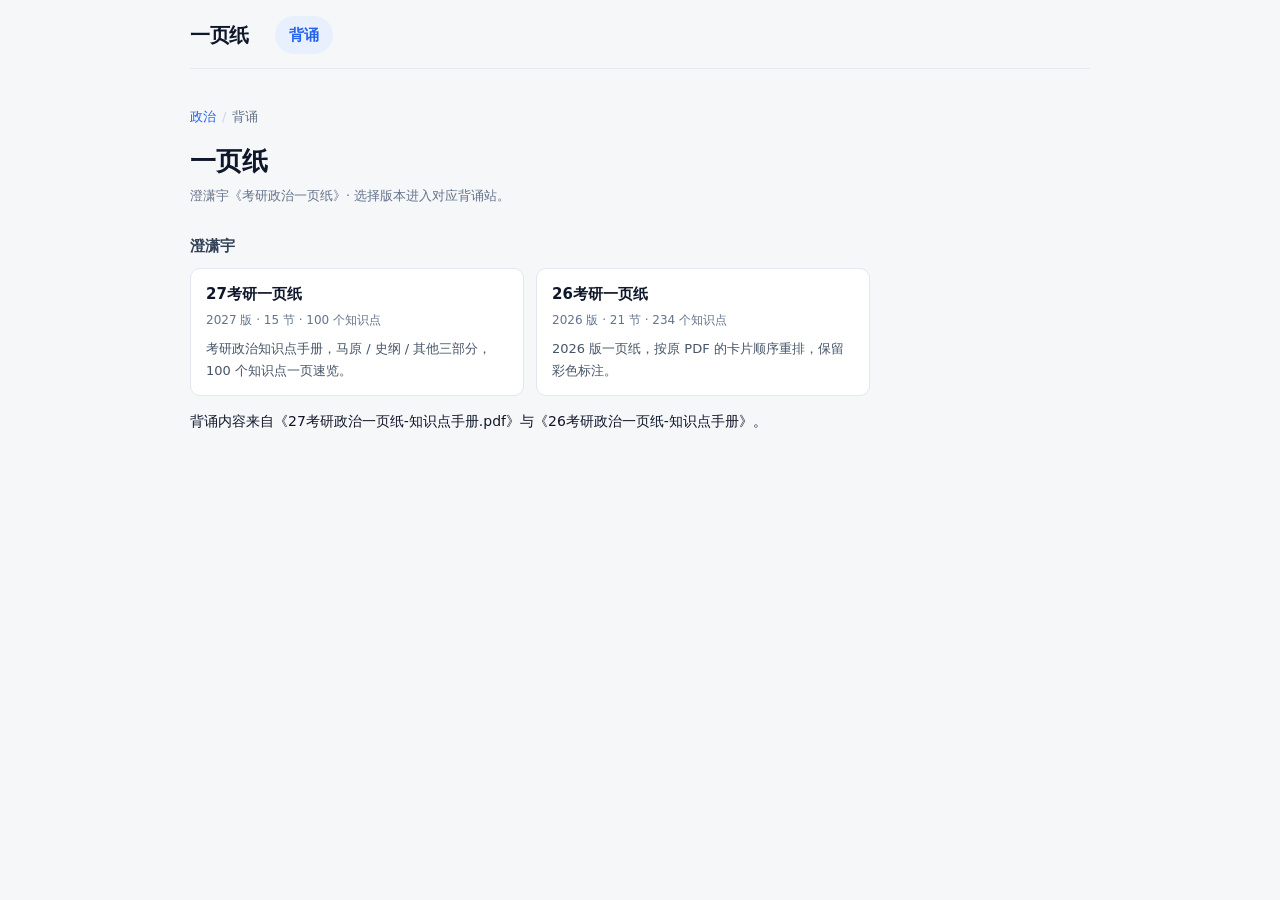
<file: index.html>
<!doctype html>
<html lang="zh-CN">
<head>
  <meta charset="utf-8">
  <meta name="viewport" content="width=device-width, initial-scale=1">
  <meta name="color-scheme" content="light">
  <meta name="theme-color" content="#f6f7f9">
  <meta name="description" content="澄潇宇《考研政治一页纸》27 版与 26 版本地背诵站总览">
  <link rel="icon" href="data:image/svg+xml,%3Csvg xmlns='http://www.w3.org/2000/svg' viewBox='0 0 32 32'%3E%3Cpath d='M7 3h12l6 6v20H7z' fill='%23ffffff' stroke='%23334155' stroke-width='2' stroke-linejoin='round'/%3E%3Cpath d='M19 3v6h6' fill='none' stroke='%23334155' stroke-width='2' stroke-linejoin='round'/%3E%3Cpath d='M11 15h10M11 19h10M11 23h6' stroke='%2394a3b8' stroke-width='2' stroke-linecap='round'/%3E%3C/svg%3E">
  <title>澄潇宇一页纸 · 27 / 26 版</title>
  <link rel="stylesheet" href="27/assets/css/main.css">
</head>
<body class="home-mode">
  <div class="app">
    <header class="topbar">
      <a class="brand" href="index.html">一页纸</a>
      <nav class="nav" aria-label="主导航">
        <a class="nav-trigger is-active" href="index.html">背诵</a>
      </nav>
      <span class="topbar-spacer"></span>
    </header>

    <main class="main">
      <div class="page">
        <div class="crumb">
          <a href="index.html">政治</a><span class="sep"> / </span><span>背诵</span>
        </div>

        <h1 class="page-title lg">一页纸</h1>
        <p class="page-sub">澄潇宇《考研政治一页纸》· 选择版本进入对应背诵站。</p>

        <h2 class="shelf-group">澄潇宇</h2>
        <div class="book-grid">
          <a class="book-card" data-book="chengxiaoyu-yiyezhi" href="27/index.html#/read/s01" aria-label="进入 27 考研一页纸">
            <h3 class="book-title">27考研一页纸</h3>
            <p class="book-meta">2027 版 · 15 节 · 100 个知识点</p>
            <p class="book-blurb">考研政治知识点手册，马原 / 史纲 / 其他三部分，100 个知识点一页速览。</p>
            <p class="book-progress" hidden></p>
          </a>
          <a class="book-card" data-book="chengxiaoyu-26yiyezhi" href="26/index.html#/read/s01" aria-label="进入 26 考研一页纸">
            <h3 class="book-title">26考研一页纸</h3>
            <p class="book-meta">2026 版 · 21 节 · 234 个知识点</p>
            <p class="book-blurb">2026 版一页纸，按原 PDF 的卡片顺序重排，保留彩色标注。</p>
            <p class="book-progress" hidden></p>
          </a>
        </div>

        <p class="foot">背诵内容来自《27考研政治一页纸-知识点手册.pdf》与《26考研政治一页纸-知识点手册》。</p>
      </div>
    </main>
  </div>
  <script>
    (function () {
      var cards = document.querySelectorAll(".book-card[data-book]");
      Array.prototype.forEach.call(cards, function (card) {
        var key = "yy_last_read:" + card.getAttribute("data-book");
        try {
          var last = JSON.parse(localStorage.getItem(key) || "null");
          if (!last || !last.id || !/^[a-z0-9-]+$/i.test(last.id)) return;
          card.href = card.getAttribute("href").split("#")[0] + "#/read/" + encodeURIComponent(last.id);
          var line = card.querySelector(".book-progress");
          if (line && last.title) {
            line.textContent = "上次读到：" + last.title;
            line.hidden = false;
          }
        } catch (e) {}
      });
    })();
  </script>
</body>
</html>
</file>
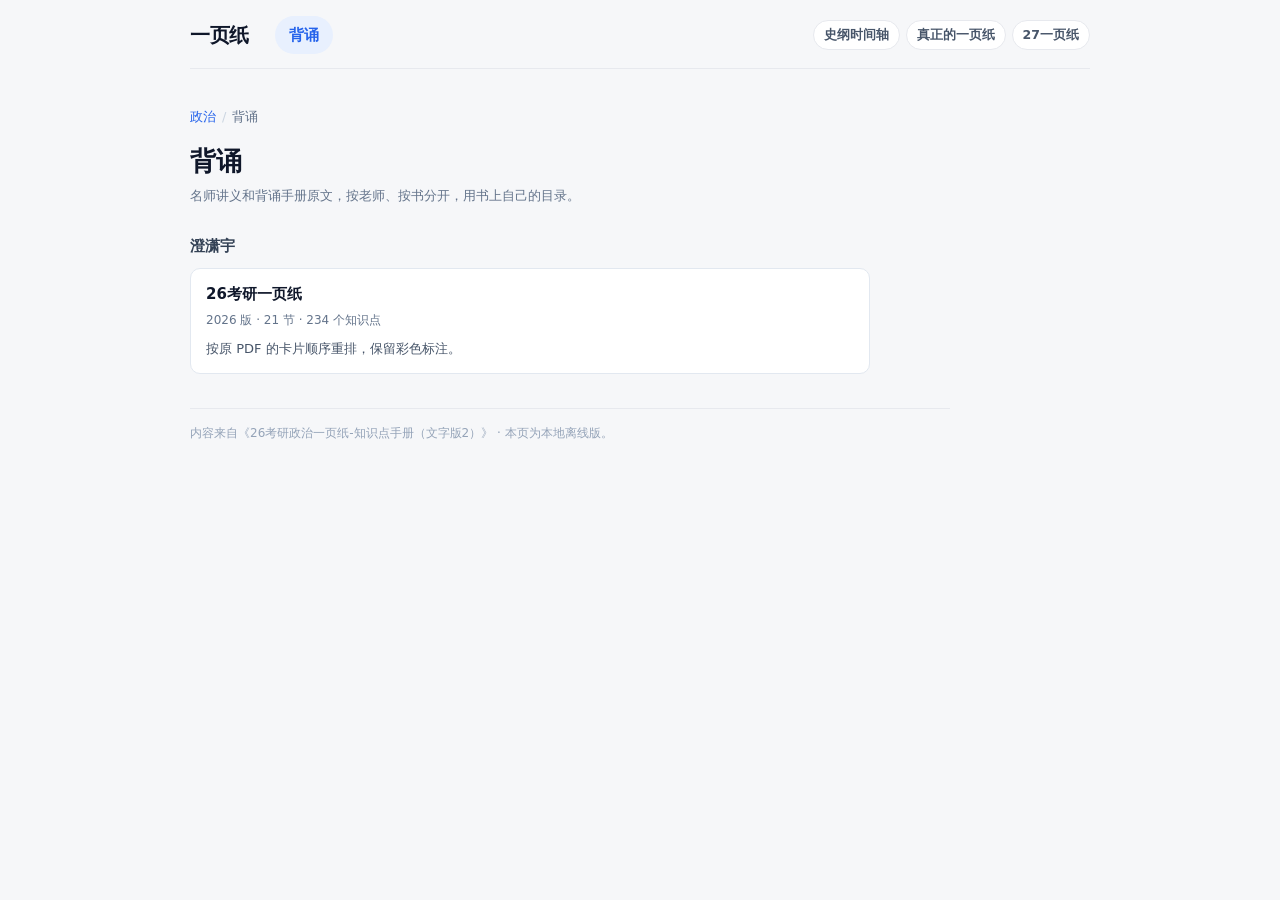
<file: 26/index.html>
<!doctype html>
<html lang="zh-CN">
<head>
  <meta charset="utf-8">
  <meta name="viewport" content="width=device-width, initial-scale=1">
  <meta name="color-scheme" content="light">
  <meta name="theme-color" content="#f6f7f9">
  <meta name="description" content="澄潇宇《26考研一页纸》离线背诵版">
  <link rel="icon" href="data:image/svg+xml,%3Csvg xmlns='http://www.w3.org/2000/svg' viewBox='0 0 32 32'%3E%3Cpath d='M7 3h12l6 6v20H7z' fill='%23ffffff' stroke='%23334155' stroke-width='2' stroke-linejoin='round'/%3E%3Cpath d='M19 3v6h6' fill='none' stroke='%23334155' stroke-width='2' stroke-linejoin='round'/%3E%3Cpath d='M11 15h10M11 19h10M11 23h6' stroke='%2394a3b8' stroke-width='2' stroke-linecap='round'/%3E%3C/svg%3E">
  <title>澄潇宇《26考研一页纸》· 背诵</title>
  <link rel="stylesheet" href="assets/css/main.css">
</head>
<body>
  <div class="app">
    <header class="topbar">
      <a class="brand" href="../index.html">一页纸</a>
      <nav class="nav" aria-label="主导航">
        <a class="nav-trigger is-active" href="#/">背诵</a>
      </nav>
      <span class="topbar-spacer"></span>
      <div id="top-links" class="top-links" aria-label="其他工具"></div>
    </header>
    <main id="app" class="main" aria-live="polite"></main>
  </div>

  <aside id="side-toc" class="side-toc" hidden aria-label="快速目录"></aside>
  <div id="toc-overlay" class="toc-overlay" hidden></div>
  <button id="toc-toggle" class="toc-toggle" type="button" aria-controls="side-toc" aria-expanded="false">目录</button>

  <div id="lightbox" class="lightbox" hidden>
    <button class="lightbox-close" type="button" aria-label="关闭">×</button>
    <img id="lightbox-img" alt="">
  </div>

  <div id="toast" class="toast" role="status" aria-live="polite" hidden></div>

  <script src="assets/js/config.js"></script>
  <script src="content/data.js"></script>
  <script src="assets/js/app.js"></script>
</body>
</html>
</file>
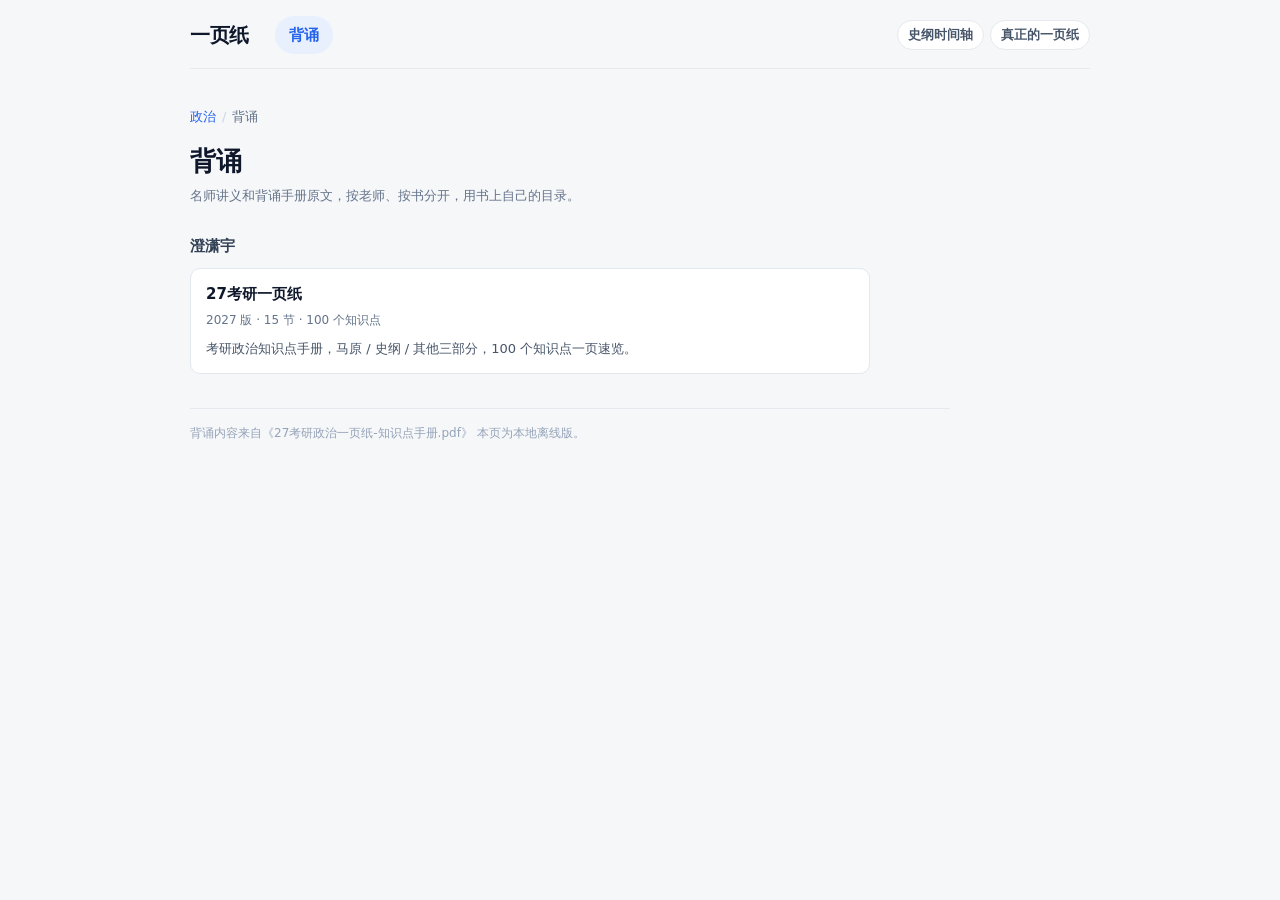
<file: 27/index.html>
<!doctype html>
<html lang="zh-CN">
<head>
  <meta charset="utf-8">
  <meta name="viewport" content="width=device-width, initial-scale=1">
  <meta name="color-scheme" content="light">
  <meta name="theme-color" content="#f6f7f9">
  <meta name="description" content="澄潇宇《27考研一页纸》离线背诵版">
  <link rel="icon" href="data:image/svg+xml,%3Csvg xmlns='http://www.w3.org/2000/svg' viewBox='0 0 32 32'%3E%3Cpath d='M7 3h12l6 6v20H7z' fill='%23ffffff' stroke='%23334155' stroke-width='2' stroke-linejoin='round'/%3E%3Cpath d='M19 3v6h6' fill='none' stroke='%23334155' stroke-width='2' stroke-linejoin='round'/%3E%3Cpath d='M11 15h10M11 19h10M11 23h6' stroke='%2394a3b8' stroke-width='2' stroke-linecap='round'/%3E%3C/svg%3E">
  <title>澄潇宇《27考研一页纸》· 背诵</title>
  <link rel="stylesheet" href="assets/css/main.css">
</head>
<body>
  <div class="app">
    <header class="topbar">
      <a class="brand" href="../index.html">一页纸</a>
      <nav class="nav" aria-label="主导航">
        <a class="nav-trigger is-active" href="#/">背诵</a>
      </nav>
      <span class="topbar-spacer"></span>
      <div id="top-links" class="top-links" aria-label="其他工具"></div>
    </header>
    <main id="app" class="main" aria-live="polite"></main>
  </div>

  <aside id="side-toc" class="side-toc" hidden aria-label="快速目录"></aside>
  <div id="toc-overlay" class="toc-overlay" hidden></div>
  <button id="toc-toggle" class="toc-toggle" type="button" aria-controls="side-toc" aria-expanded="false">目录</button>

  <div id="lightbox" class="lightbox" hidden>
    <button class="lightbox-close" type="button" aria-label="关闭">×</button>
    <img id="lightbox-img" alt="">
  </div>

  <div id="toast" class="toast" role="status" aria-live="polite" hidden></div>

  <script src="assets/js/config.js"></script>
  <script src="content/data.js"></script>
  <script src="assets/js/app.js"></script>
</body>
</html>
</file>
<file: 27/assets/css/main.css>
/* SPDX-License-Identifier: MIT */
:root {
  --bg: #f6f7f9;
  --paper: #ffffff;
  --ink: #0f172a;
  --ink-2: #1e293b;
  --muted: #64748b;
  --line: #e7e9ee;
  --line-soft: #eef1f5;
  --accent: #2563eb;
  --red: #b91c1c;
  --green: #15803d;
  --font: -apple-system, "Segoe UI", "Microsoft YaHei", system-ui, sans-serif;
}

* { box-sizing: border-box; }

html { scroll-behavior: smooth; }

body {
  margin: 0;
  background: var(--bg);
  color: var(--ink);
  font: 14px/1.6 var(--font);
  -webkit-font-smoothing: antialiased;
  text-rendering: optimizeLegibility;
}

a { color: var(--accent); }

button { font-family: inherit; }

.app {
  max-width: 956px;
  margin: 0 auto;
  padding: 0 28px 60px;
}

/* ---------- topbar ---------- */

.topbar {
  display: flex;
  align-items: center;
  gap: 10px 22px;
  flex-wrap: wrap;
  padding: 16px 0 14px;
  border-bottom: 1px solid var(--line);
  margin-bottom: 22px;
  position: sticky;
  top: 0;
  background: var(--bg);
  z-index: 10;
}

.brand {
  display: flex;
  align-items: center;
  gap: 2px;
  font-size: 20px;
  font-weight: 800;
  letter-spacing: -0.3px;
  color: var(--ink);
  text-decoration: none;
}

.brand-dot {
  color: #94a3b8;
  font-weight: 600;
  margin: 0 1px;
}

.brand-sub {
  font-size: 15px;
  font-weight: 700;
  color: #334155;
}

.nav {
  display: flex;
  gap: 8px;
  margin-left: 4px;
}

.nav-trigger {
  font-size: 15px;
  font-weight: 600;
  color: #6b7280;
  text-decoration: none;
  padding: 7px 14px;
  border-radius: 999px;
  transition: background-color 0.15s, color 0.15s;
}

.nav-trigger:hover { color: #1f2937; }

.nav-trigger.is-active {
  background: #e8f0fe;
  color: var(--accent);
}

.topbar-spacer { flex: 1; }

/* ---------- shared ---------- */

.main { padding: 16px 0 64px; }

.page { max-width: 900px; margin: 0 auto; }

.crumb {
  display: flex;
  flex-wrap: wrap;
  align-items: center;
  gap: 6px;
  font-size: 13px;
  color: var(--muted);
  margin: 0 0 16px;
}

.crumb a {
  color: var(--accent);
  text-decoration: none;
}

.crumb a:hover { text-decoration: underline; }

.crumb .sep { color: #cbd5e1; }

.page-title {
  margin: 0 0 6px;
  font-size: 24px;
  line-height: 1.35;
  font-weight: 700;
  letter-spacing: -0.2px;
  color: var(--ink);
}

.page-title.lg { font-size: 26px; }

.page-sub {
  margin: 0;
  font-size: 13px;
  line-height: 1.75;
  color: var(--muted);
}

.page-sub .dot { margin: 0 6px; color: #cbd5e1; }

.site-foot {
  max-width: 760px;
  margin: 34px 0 0;
  padding-top: 14px;
  border-top: 1px solid var(--line);
  font-size: 12px;
  line-height: 1.8;
  color: #94a3b8;
}

/* ---------- shelf ---------- */

.shelf-group {
  margin: 26px 0 10px;
  font-size: 15px;
  font-weight: 700;
  color: #334155;
}

.book-grid {
  display: grid;
  grid-template-columns: repeat(auto-fit, minmax(260px, 1fr));
  gap: 12px;
  max-width: 680px;
}

.book-card {
  display: block;
  background: var(--paper);
  border: 1px solid #e2e8f0;
  border-radius: 10px;
  padding: 13px 15px;
  text-decoration: none;
  color: inherit;
  transition: border-color 0.15s, box-shadow 0.15s;
}

.book-card:hover {
  border-color: #bfdbfe;
  box-shadow: 0 2px 10px rgba(15, 23, 42, 0.045);
}

.book-title {
  margin: 0 0 5px;
  font-size: 15px;
  font-weight: 700;
  color: var(--ink);
}

.book-meta {
  margin: 0 0 8px;
  font-size: 12px;
  color: var(--muted);
}

.book-blurb {
  margin: 0;
  font-size: 13px;
  line-height: 1.7;
  color: #475569;
}

.book-last {
  margin-top: 10px;
  font-size: 12px;
  font-weight: 600;
  color: var(--green);
}

/* ---------- book / toc ---------- */

.resume {
  display: grid;
  grid-template-columns: 1fr auto;
  gap: 3px 12px;
  align-items: center;
  margin: 18px 0 4px;
  padding: 12px 15px;
  border: 1px solid #bfdbfe;
  border-radius: 10px;
  background: #eff6ff;
  color: var(--ink);
  text-decoration: none;
  transition: border-color 0.15s;
}

.resume:hover { border-color: var(--accent); }

.resume-title {
  font-size: 14px;
  font-weight: 600;
  overflow: hidden;
  text-overflow: ellipsis;
  white-space: nowrap;
}

.resume-meta {
  font-size: 12px;
  color: var(--muted);
}

.resume-go {
  grid-row: 1 / 3;
  grid-column: 2;
  font-size: 13px;
  font-weight: 600;
  color: var(--accent);
  white-space: nowrap;
}

.toc { margin-top: 8px; }

.toc-part {
  display: flex;
  align-items: center;
  gap: 8px;
  margin: 26px 0 2px;
  padding-bottom: 7px;
  border-bottom: 1px solid #e2e8f0;
  font-size: 15px;
  font-weight: 700;
  color: #334155;
}

.toc-part::before {
  content: "";
  width: 3px;
  height: 14px;
  border-radius: 2px;
  background: var(--part, #94a3b8);
}

.toc-row {
  display: flex;
  justify-content: space-between;
  align-items: baseline;
  gap: 16px;
  padding: 11px 2px;
  border-bottom: 1px solid var(--line-soft);
  text-decoration: none;
  color: var(--ink-2);
}

.toc-row:hover { color: var(--accent); }

.toc-name { font-size: 14px; line-height: 1.5; }

.toc-page {
  flex: none;
  font-size: 12px;
  color: #94a3b8;
}

/* ---------- reader ---------- */

.reader-head { max-width: 840px; }

.reader-title {
  margin: 0 0 5px;
  font-size: 24px;
  line-height: 1.35;
  font-weight: 700;
  letter-spacing: -0.2px;
}

.kpoints {
  max-width: 840px;
  margin: 16px 0 0;
  border: 1px solid var(--line);
  border-radius: 10px;
  background: var(--paper);
}

.kpoints summary {
  padding: 10px 14px;
  cursor: pointer;
  list-style: none;
  font-size: 13px;
  font-weight: 600;
  color: var(--muted);
  user-select: none;
}

.kpoints summary::-webkit-details-marker { display: none; }

.kpoints summary::after {
  content: "▾";
  float: right;
  font-size: 11px;
  color: #94a3b8;
  transition: transform 0.15s;
}

.kpoints[open] summary::after { transform: rotate(180deg); }

.kpoints-list {
  display: grid;
  grid-template-columns: repeat(2, minmax(0, 1fr));
  gap: 1px 18px;
  margin: 0;
  padding: 2px 14px 13px;
  list-style: none;
}

.kpoints-list button {
  appearance: none;
  display: block;
  width: 100%;
  padding: 5px 0;
  border: 0;
  background: none;
  text-align: left;
  font-size: 13px;
  line-height: 1.55;
  color: #334155;
  cursor: pointer;
  border-radius: 4px;
}

.kpoints-list button:hover { color: var(--accent); }

.kpoints-list .no {
  margin-right: 6px;
  font-size: 11px;
  color: #94a3b8;
  font-variant-numeric: tabular-nums;
}

.klist {
  display: flex;
  flex-direction: column;
  gap: 16px;
  max-width: 840px;
  margin-top: 18px;
}

.kcard {
  background: var(--paper);
  border: 1px solid var(--kc-border, #e2e8f0);
  border-radius: 12px;
  overflow: hidden;
  scroll-margin-top: 88px;
  transition: border-color 0.2s, box-shadow 0.2s;
}

.kcard.is-target {
  border-color: var(--accent);
  box-shadow: 0 0 0 3px rgba(37, 99, 235, 0.12);
}

.kcard-head {
  position: relative;
  padding: 11px 64px 10px 17px;
  background: var(--kc-tint, #f8fafc);
  border-bottom: 1px solid var(--kc-border, #e2e8f0);
}

.kcard-loc {
  position: absolute;
  top: 9px;
  right: 11px;
  padding: 2px 7px;
  border: 1px solid transparent;
  border-radius: 5px;
  background: transparent;
  color: var(--muted);
  font: inherit;
  font-size: 11px;
  line-height: 1.6;
  cursor: pointer;
  opacity: 0.5;
}

.kcard-loc:hover,
.kcard-loc:focus-visible {
  opacity: 1;
  border-color: var(--line);
  background: #fff;
  outline: none;
}

.kcard-loc:focus-visible {
  box-shadow: 0 0 0 2px rgba(37, 99, 235, 0.25);
}

.kcard-no {
  display: block;
  margin-bottom: 3px;
  font-size: 11.5px;
  font-weight: 600;
  letter-spacing: 0.02em;
  color: var(--kc-accent, var(--muted));
  opacity: 0.92;
}

.kcard-title {
  display: flex;
  align-items: center;
  flex-wrap: wrap;
  gap: 3px;
  margin: 0;
  font-size: 16px;
  line-height: 1.55;
  font-weight: 700;
  color: var(--ink);
}

.kcard-body {
  padding: 13px 17px 15px;
}

.kl {
  margin: 0;
  font-size: 15.5px;
  line-height: 1.92;
  color: var(--ink-2);
  overflow-wrap: anywhere;
}

.kl + .kl { margin-top: 1px; }

.kl.g { margin-top: 11px; }

.kl.i1 { padding-left: 1.15em; }

.kl.i2 {
  padding-left: 2.3em;
  text-indent: -1.15em;
}

.c-b { color: #0284c7; }
.c-n { color: #1d4ed8; }
.c-r { color: #dc2626; }
.c-o { color: #c2410c; }
.c-g { color: #15803d; }
.c-p { color: #7c3aed; }
.c-d { color: #475569; }
.c-m { color: #94a3b8; }
.c-k { color: var(--ink); }

.emo {
  display: inline-block;
  width: 1.03em;
  height: 1.03em;
  margin-right: 0.1em;
  vertical-align: -0.13em;
  object-fit: contain;
}

.emo:last-child { margin-right: 0; }

.kcard-fig {
  display: block;
  width: 100%;
  margin: 13px 0 2px;
  border: 1px solid var(--kc-border, #e2e8f0);
  border-radius: 8px;
  background: #fff;
  cursor: zoom-in;
}

.kcard-figcap {
  margin-top: 6px;
  font-size: 12px;
  color: #94a3b8;
  text-align: center;
}

.rd-nav {
  display: flex;
  justify-content: space-between;
  gap: 20px;
  max-width: 840px;
  margin: 28px 0 0;
  padding-top: 14px;
  border-top: 1px solid var(--line);
}

.rd-nav a {
  max-width: 48%;
  color: var(--accent);
  text-decoration: none;
  font-size: 13.5px;
  line-height: 1.6;
}

.rd-nav a:hover { text-decoration: underline; }

.rd-nav .next {
  margin-left: auto;
  text-align: right;
}

.rd-nav .dir {
  display: block;
  font-size: 12px;
  color: #94a3b8;
  margin-bottom: 1px;
}

/* ---------- lightbox ---------- */

.lightbox {
  position: fixed;
  inset: 0;
  z-index: 50;
  display: flex;
  align-items: center;
  justify-content: center;
  padding: 28px;
  background: rgba(15, 23, 42, 0.84);
  cursor: zoom-out;
}

.lightbox[hidden] { display: none; }

.lightbox img {
  max-width: min(96vw, 1800px);
  max-height: 88vh;
  border-radius: 10px;
  background: #fff;
  box-shadow: 0 20px 60px rgba(0, 0, 0, 0.4);
}

.lightbox-close {
  position: absolute;
  top: 16px;
  right: 20px;
  width: 36px;
  height: 36px;
  border: 0;
  border-radius: 50%;
  background: rgba(255, 255, 255, 0.14);
  color: #fff;
  font-size: 22px;
  line-height: 1;
  cursor: pointer;
}

.lightbox-close:hover { background: rgba(255, 255, 255, 0.24); }

/* ---------- focus / motion ---------- */

a:focus-visible,
button:focus-visible,
summary:focus-visible {
  outline: 2px solid var(--accent);
  outline-offset: 2px;
}

@media (prefers-reduced-motion: reduce) {
  html { scroll-behavior: auto; }
  * { transition: none !important; }
}

/* ---------- mobile ---------- */

@media (max-width: 700px) {
  .app { padding: 0 16px 44px; }

  .topbar {
    gap: 8px 12px;
    padding: 12px 0 11px;
    margin-bottom: 16px;
  }

  .brand { font-size: 18px; }
  .brand-sub { font-size: 14px; }
  .nav-trigger { font-size: 14px; padding: 6px 11px; }

  .main { padding: 8px 0 44px; }

  .page-title { font-size: 22px; }
  .page-title.lg { font-size: 24px; }
  .reader-title { font-size: 21px; }

  .book-grid { max-width: none; }

  .kcard-head { padding: 10px 13px 9px; }
  .kcard-body { padding: 11px 13px 13px; }
  .kcard-title { font-size: 15.5px; }

  .kl { font-size: 15px; line-height: 1.9; }

  .kpoints-list { grid-template-columns: 1fr; gap: 0; }

  .rd-nav { gap: 12px; }
  .rd-nav a { max-width: 47%; font-size: 13px; }

  .kcard-fig { margin-top: 11px; }
}

/* ---------- 顶栏外链 ---------- */

.top-links {
  display: none;
  align-items: center;
  gap: 6px;
}

.top-links[hidden] { display: none; }

body.home-mode .top-links { display: flex; }

@media (max-width: 1320px) {
  .reader-head, .kpoints, .klist, .rd-nav { max-width: 800px; }
}
@media (max-width: 1240px) {
  .reader-head, .kpoints, .klist, .rd-nav { max-width: 760px; }
}

.ext-link {
  display: inline-flex;
  align-items: center;
  padding: 5px 10px;
  border: 1px solid var(--line);
  border-radius: 999px;
  background: var(--paper);
  color: #475569;
  font-size: 12.5px;
  font-weight: 600;
  line-height: 1.4;
  text-decoration: none;
  white-space: nowrap;
  transition: border-color 0.15s, color 0.15s;
}

.ext-link:hover {
  border-color: #cbd5e1;
  color: #1f2937;
}

.ext-link .short { display: none; }

/* ---------- 右侧目录 / 抽屉 ---------- */

.side-toc {
  position: fixed;
  top: 0;
  right: 0;
  bottom: 0;
  z-index: 61;
  width: min(330px, 88vw);
  padding: 18px 16px 20px;
  background: var(--paper);
  border-left: 1px solid var(--line);
  box-shadow: -12px 0 32px rgba(15, 23, 42, 0.12);
  overflow-y: auto;
  transform: translateX(102%);
  visibility: hidden;
  transition: transform 0.22s ease, visibility 0.22s;
}

.side-toc.is-open {
  transform: none;
  visibility: visible;
}

.side-toc[hidden] { display: none; }

.side-head {
  display: flex;
  align-items: center;
  gap: 8px;
  padding: 0 0 10px;
  border-bottom: 1px solid var(--line-soft);
}

.side-title {
  font-size: 13px;
  font-weight: 700;
  color: #334155;
}

.side-count {
  margin-left: auto;
  font-size: 11px;
  color: #94a3b8;
  font-variant-numeric: tabular-nums;
}

.side-close {
  display: inline-grid;
  place-items: center;
  width: 28px;
  height: 28px;
  margin-left: 2px;
  border: 0;
  border-radius: 50%;
  background: #f1f5f9;
  color: #64748b;
  font-size: 18px;
  line-height: 1;
  cursor: pointer;
}

.side-close:hover { background: #e2e8f0; color: #1e293b; }

.side-part {
  display: flex;
  align-items: center;
  gap: 7px;
  margin: 16px 0 4px;
  font-size: 12.5px;
  font-weight: 700;
  color: var(--part, var(--ink-2));
}

.side-part::before {
  content: "";
  width: 3px;
  height: 12px;
  border-radius: 2px;
  background: var(--part, var(--accent));
}

.side-sec {
  display: flex;
  align-items: center;
  justify-content: space-between;
  gap: 8px;
  padding: 5px 8px;
  margin: 1px 0;
  border-radius: 6px;
  color: #334155;
  font-size: 13px;
  line-height: 1.45;
  text-decoration: none;
  transition: background-color 0.12s, color 0.12s;
}

.side-sec:hover {
  background: #f1f5f9;
  color: #1e293b;
}

.side-sec.is-active {
  background: linear-gradient(90deg, #e8f0fe 0%, rgba(232, 240, 254, 0) 100%);
  color: #1d4ed8;
  font-weight: 600;
  box-shadow: inset 2px 0 0 var(--accent);
}

.side-page {
  flex: none;
  font-size: 11px;
  color: #94a3b8;
  font-variant-numeric: tabular-nums;
}

.side-sec.is-active .side-page { color: #3b82f6; }

.side-foot {
  margin-top: 14px;
  padding-top: 10px;
  border-top: 1px dashed var(--line);
  font-size: 11px;
  color: #94a3b8;
}

.toc-overlay {
  position: fixed;
  inset: 0;
  z-index: 60;
  background: rgba(15, 23, 42, 0.32);
}

.toc-overlay[hidden] { display: none; }

.toc-toggle {
  position: fixed;
  right: 18px;
  bottom: 18px;
  z-index: 40;
  display: none;
  align-items: center;
  gap: 6px;
  padding: 9px 14px;
  border: 1px solid var(--line);
  border-radius: 999px;
  background: var(--paper);
  color: #334155;
  font-size: 13px;
  font-weight: 600;
  line-height: 1.4;
  box-shadow: 0 6px 18px rgba(15, 23, 42, 0.12);
  cursor: pointer;
}

.toc-toggle:hover { border-color: #cbd5e1; }

/* ---------- 宽屏固定目录 ---------- */

@media (min-width: 1090px) {
  .side-toc {
    top: 92px;
    right: max(16px, calc(50vw - 640px));
    bottom: auto;
    width: 210px;
    max-height: calc(100vh - 120px);
    padding: 0 0 0 16px;
    background: transparent;
    border-left: 1px solid var(--line);
    box-shadow: none;
    transform: none;
    visibility: visible;
    z-index: 5;
  }

  .side-head {
    padding: 0 8px 2px;
    border-bottom: 0;
  }

  .side-close { display: none; }
  .toc-toggle { display: none; }
  .toc-overlay { display: none; }
}

@media (max-width: 1089px) {
  body.reader-mode .toc-toggle { display: inline-flex; }
}

@media (max-width: 700px) {
  .topbar { gap: 6px; }
  .nav-trigger { padding: 5px 6px; font-size: 13.5px; }
  .top-links { gap: 4px; }
  .ext-link { padding: 4px 5px; font-size: 11.5px; }
  .ext-link .long { display: none; }
  .ext-link .short { display: inline; }

  .hide-m,
  .hide-m + .sep { display: none; }

  body.reader-mode .main { padding-bottom: 92px; }

  .side-toc { width: min(330px, 88vw); padding: 16px 14px 20px; }
  .side-sec { padding: 6px 8px; }
}

/* 复制源文件位置后的小提示 */
.toast {
  position: fixed;
  left: 50%;
  bottom: 26px;
  z-index: 90;
  max-width: min(560px, calc(100vw - 32px));
  padding: 9px 14px;
  border-radius: 8px;
  background: #0f172a;
  color: #f8fafc;
  font-size: 12.5px;
  line-height: 1.6;
  box-shadow: 0 8px 24px rgba(15, 23, 42, 0.24);
  transform: translate(-50%, 8px);
  opacity: 0;
  pointer-events: none;
  transition: opacity 0.18s ease, transform 0.18s ease;
}

.toast.is-show {
  opacity: 1;
  transform: translate(-50%, 0);
}

.book-progress {
  margin: 8px 0 0;
  color: #15803d;
  font-size: 12.5px;
}

/* ---------- 目录内考点 ---------- */

.side-sec-row {
  display: flex;
  align-items: center;
  gap: 2px;
}

.side-sec-row .side-sec {
  flex: 1;
  min-width: 0;
}

.side-expand {
  flex: none;
  width: 20px;
  height: 24px;
  padding: 0;
  border: 0;
  border-radius: 5px;
  background: transparent;
  color: #94a3b8;
  font: inherit;
  font-size: 11px;
  line-height: 1;
  cursor: pointer;
}

.side-expand:hover {
  background: #eef2f7;
  color: #334155;
}

.side-points {
  display: none;
  margin: 0 0 5px 8px;
  padding: 1px 0 1px 8px;
  border-left: 1px solid #e2e8f0;
}

.side-points.is-open {
  display: block;
}

.side-point {
  display: flex;
  align-items: flex-start;
  gap: 6px;
  width: 100%;
  padding: 3px 5px;
  border: 0;
  border-radius: 5px;
  background: transparent;
  color: #475569;
  font: inherit;
  font-size: 11.5px;
  line-height: 1.45;
  text-align: left;
  cursor: pointer;
}

.side-point:hover {
  background: #f1f5f9;
  color: #1e293b;
}

.side-point-no {
  flex: none;
  padding-top: 1px;
  color: #94a3b8;
  font-size: 9.5px;
  font-variant-numeric: tabular-nums;
}

.side-point-name {
  min-width: 0;
}
</file>
<file: 26/assets/css/main.css>
/* SPDX-License-Identifier: MIT */
:root {
  --bg: #f6f7f9;
  --paper: #ffffff;
  --ink: #0f172a;
  --ink-2: #1e293b;
  --muted: #64748b;
  --line: #e7e9ee;
  --line-soft: #eef1f5;
  --accent: #2563eb;
  --red: #b91c1c;
  --green: #15803d;
  --font: -apple-system, "Segoe UI", "Microsoft YaHei", system-ui, sans-serif;
}

* { box-sizing: border-box; }

html { scroll-behavior: smooth; }

body {
  margin: 0;
  background: var(--bg);
  color: var(--ink);
  font: 14px/1.6 var(--font);
  -webkit-font-smoothing: antialiased;
  text-rendering: optimizeLegibility;
}

a { color: var(--accent); }

button { font-family: inherit; }

.app {
  max-width: 956px;
  margin: 0 auto;
  padding: 0 28px 60px;
}

/* ---------- topbar ---------- */

.topbar {
  display: flex;
  align-items: center;
  gap: 10px 22px;
  flex-wrap: wrap;
  padding: 16px 0 14px;
  border-bottom: 1px solid var(--line);
  margin-bottom: 22px;
  position: sticky;
  top: 0;
  background: var(--bg);
  z-index: 10;
}

.brand {
  display: flex;
  align-items: center;
  gap: 2px;
  font-size: 20px;
  font-weight: 800;
  letter-spacing: -0.3px;
  color: var(--ink);
  text-decoration: none;
}

.brand-dot {
  color: #94a3b8;
  font-weight: 600;
  margin: 0 1px;
}

.brand-sub {
  font-size: 15px;
  font-weight: 700;
  color: #334155;
}

.nav {
  display: flex;
  gap: 8px;
  margin-left: 4px;
}

.nav-trigger {
  font-size: 15px;
  font-weight: 600;
  color: #6b7280;
  text-decoration: none;
  padding: 7px 14px;
  border-radius: 999px;
  transition: background-color 0.15s, color 0.15s;
}

.nav-trigger:hover { color: #1f2937; }

.nav-trigger.is-active {
  background: #e8f0fe;
  color: var(--accent);
}

.topbar-spacer { flex: 1; }

/* ---------- shared ---------- */

.main { padding: 16px 0 64px; }

.page { max-width: 900px; margin: 0 auto; }

.crumb {
  display: flex;
  flex-wrap: wrap;
  align-items: center;
  gap: 6px;
  font-size: 13px;
  color: var(--muted);
  margin: 0 0 16px;
}

.crumb a {
  color: var(--accent);
  text-decoration: none;
}

.crumb a:hover { text-decoration: underline; }

.crumb .sep { color: #cbd5e1; }

.page-title {
  margin: 0 0 6px;
  font-size: 24px;
  line-height: 1.35;
  font-weight: 700;
  letter-spacing: -0.2px;
  color: var(--ink);
}

.page-title.lg { font-size: 26px; }

.page-sub {
  margin: 0;
  font-size: 13px;
  line-height: 1.75;
  color: var(--muted);
}

.page-sub .dot { margin: 0 6px; color: #cbd5e1; }

.site-foot {
  max-width: 760px;
  margin: 34px 0 0;
  padding-top: 14px;
  border-top: 1px solid var(--line);
  font-size: 12px;
  line-height: 1.8;
  color: #94a3b8;
}

/* ---------- shelf ---------- */

.shelf-group {
  margin: 26px 0 10px;
  font-size: 15px;
  font-weight: 700;
  color: #334155;
}

.book-grid {
  display: grid;
  grid-template-columns: repeat(auto-fit, minmax(260px, 1fr));
  gap: 12px;
  max-width: 680px;
}

.book-card {
  display: block;
  background: var(--paper);
  border: 1px solid #e2e8f0;
  border-radius: 10px;
  padding: 13px 15px;
  text-decoration: none;
  color: inherit;
  transition: border-color 0.15s, box-shadow 0.15s;
}

.book-card:hover {
  border-color: #bfdbfe;
  box-shadow: 0 2px 10px rgba(15, 23, 42, 0.045);
}

.book-title {
  margin: 0 0 5px;
  font-size: 15px;
  font-weight: 700;
  color: var(--ink);
}

.book-meta {
  margin: 0 0 8px;
  font-size: 12px;
  color: var(--muted);
}

.book-blurb {
  margin: 0;
  font-size: 13px;
  line-height: 1.7;
  color: #475569;
}

.book-last {
  margin-top: 10px;
  font-size: 12px;
  font-weight: 600;
  color: var(--green);
}

/* ---------- book / toc ---------- */

.resume {
  display: grid;
  grid-template-columns: 1fr auto;
  gap: 3px 12px;
  align-items: center;
  margin: 18px 0 4px;
  padding: 12px 15px;
  border: 1px solid #bfdbfe;
  border-radius: 10px;
  background: #eff6ff;
  color: var(--ink);
  text-decoration: none;
  transition: border-color 0.15s;
}

.resume:hover { border-color: var(--accent); }

.resume-title {
  font-size: 14px;
  font-weight: 600;
  overflow: hidden;
  text-overflow: ellipsis;
  white-space: nowrap;
}

.resume-meta {
  font-size: 12px;
  color: var(--muted);
}

.resume-go {
  grid-row: 1 / 3;
  grid-column: 2;
  font-size: 13px;
  font-weight: 600;
  color: var(--accent);
  white-space: nowrap;
}

.toc { margin-top: 8px; }

.toc-part {
  display: flex;
  align-items: center;
  gap: 8px;
  margin: 26px 0 2px;
  padding-bottom: 7px;
  border-bottom: 1px solid #e2e8f0;
  font-size: 15px;
  font-weight: 700;
  color: #334155;
}

.toc-part::before {
  content: "";
  width: 3px;
  height: 14px;
  border-radius: 2px;
  background: var(--part, #94a3b8);
}

.toc-row {
  display: flex;
  justify-content: space-between;
  align-items: baseline;
  gap: 16px;
  padding: 11px 2px;
  border-bottom: 1px solid var(--line-soft);
  text-decoration: none;
  color: var(--ink-2);
}

.toc-row:hover { color: var(--accent); }

.toc-name { font-size: 14px; line-height: 1.5; }

.toc-page {
  flex: none;
  font-size: 12px;
  color: #94a3b8;
}

/* ---------- reader ---------- */

.reader-head { max-width: 840px; }

.reader-title {
  margin: 0 0 5px;
  font-size: 24px;
  line-height: 1.35;
  font-weight: 700;
  letter-spacing: -0.2px;
}

.kpoints {
  max-width: 840px;
  margin: 16px 0 0;
  border: 1px solid var(--line);
  border-radius: 10px;
  background: var(--paper);
}

.kpoints summary {
  padding: 10px 14px;
  cursor: pointer;
  list-style: none;
  font-size: 13px;
  font-weight: 600;
  color: var(--muted);
  user-select: none;
}

.kpoints summary::-webkit-details-marker { display: none; }

.kpoints summary::after {
  content: "▾";
  float: right;
  font-size: 11px;
  color: #94a3b8;
  transition: transform 0.15s;
}

.kpoints[open] summary::after { transform: rotate(180deg); }

.kpoints-list {
  display: grid;
  grid-template-columns: repeat(2, minmax(0, 1fr));
  gap: 1px 18px;
  margin: 0;
  padding: 2px 14px 13px;
  list-style: none;
}

.kpoints-list button {
  appearance: none;
  display: block;
  width: 100%;
  padding: 5px 0;
  border: 0;
  background: none;
  text-align: left;
  font-size: 13px;
  line-height: 1.55;
  color: #334155;
  cursor: pointer;
  border-radius: 4px;
}

.kpoints-list button:hover { color: var(--accent); }

.kpoints-list .no {
  margin-right: 6px;
  font-size: 11px;
  color: #94a3b8;
  font-variant-numeric: tabular-nums;
}

.klist {
  display: flex;
  flex-direction: column;
  gap: 16px;
  max-width: 840px;
  margin-top: 18px;
}

.kcard {
  background: var(--paper);
  border: 1px solid var(--kc-border, #e2e8f0);
  border-radius: 12px;
  overflow: hidden;
  scroll-margin-top: 88px;
  transition: border-color 0.2s, box-shadow 0.2s;
}

.kcard.is-target {
  border-color: var(--accent);
  box-shadow: 0 0 0 3px rgba(37, 99, 235, 0.12);
}

.kcard-head {
  position: relative;
  padding: 11px 64px 10px 17px;
  background: var(--kc-tint, #f8fafc);
  border-bottom: 1px solid var(--kc-border, #e2e8f0);
}

.kcard-loc {
  position: absolute;
  top: 9px;
  right: 11px;
  padding: 2px 7px;
  border: 1px solid transparent;
  border-radius: 5px;
  background: transparent;
  color: var(--muted);
  font: inherit;
  font-size: 11px;
  line-height: 1.6;
  cursor: pointer;
  opacity: 0.5;
}

.kcard-loc:hover,
.kcard-loc:focus-visible {
  opacity: 1;
  border-color: var(--line);
  background: #fff;
  outline: none;
}

.kcard-loc:focus-visible {
  box-shadow: 0 0 0 2px rgba(37, 99, 235, 0.25);
}

.kcard-no {
  display: block;
  margin-bottom: 3px;
  font-size: 11.5px;
  font-weight: 600;
  letter-spacing: 0.02em;
  color: var(--kc-accent, var(--muted));
  opacity: 0.92;
}

.kcard-title {
  display: flex;
  align-items: center;
  flex-wrap: wrap;
  gap: 3px;
  margin: 0;
  font-size: 16px;
  line-height: 1.55;
  font-weight: 700;
  color: var(--ink);
}

.kcard-body {
  padding: 13px 17px 15px;
}

.kl {
  margin: 0;
  font-size: 15.5px;
  line-height: 1.92;
  color: var(--ink-2);
  overflow-wrap: anywhere;
}

.kl + .kl { margin-top: 1px; }

.kl.g { margin-top: 11px; }

.kl.i1 { padding-left: 1.15em; }

.kl.i2 {
  padding-left: 2.3em;
  text-indent: -1.15em;
}

.c-b { color: #0284c7; }
.c-n { color: #1d4ed8; }
.c-r { color: #dc2626; }
.c-o { color: #c2410c; }
.c-g { color: #15803d; }
.c-p { color: #7c3aed; }
.c-d { color: #475569; }
.c-m { color: #94a3b8; }
.c-k { color: var(--ink); }

.emo {
  display: inline-block;
  width: 1.03em;
  height: 1.03em;
  margin-right: 0.1em;
  vertical-align: -0.13em;
  object-fit: contain;
}

.emo:last-child { margin-right: 0; }

.kcard-fig {
  display: block;
  width: 100%;
  margin: 13px 0 2px;
  border: 1px solid var(--kc-border, #e2e8f0);
  border-radius: 8px;
  background: #fff;
  cursor: zoom-in;
}

.kcard-figcap {
  margin-top: 6px;
  font-size: 12px;
  color: #94a3b8;
  text-align: center;
}

.rd-nav {
  display: flex;
  justify-content: space-between;
  gap: 20px;
  max-width: 840px;
  margin: 28px 0 0;
  padding-top: 14px;
  border-top: 1px solid var(--line);
}

.rd-nav a {
  max-width: 48%;
  color: var(--accent);
  text-decoration: none;
  font-size: 13.5px;
  line-height: 1.6;
}

.rd-nav a:hover { text-decoration: underline; }

.rd-nav .next {
  margin-left: auto;
  text-align: right;
}

.rd-nav .dir {
  display: block;
  font-size: 12px;
  color: #94a3b8;
  margin-bottom: 1px;
}

/* ---------- lightbox ---------- */

.lightbox {
  position: fixed;
  inset: 0;
  z-index: 50;
  display: flex;
  align-items: center;
  justify-content: center;
  padding: 28px;
  background: rgba(15, 23, 42, 0.84);
  cursor: zoom-out;
}

.lightbox[hidden] { display: none; }

.lightbox img {
  max-width: min(96vw, 1800px);
  max-height: 88vh;
  border-radius: 10px;
  background: #fff;
  box-shadow: 0 20px 60px rgba(0, 0, 0, 0.4);
}

.lightbox-close {
  position: absolute;
  top: 16px;
  right: 20px;
  width: 36px;
  height: 36px;
  border: 0;
  border-radius: 50%;
  background: rgba(255, 255, 255, 0.14);
  color: #fff;
  font-size: 22px;
  line-height: 1;
  cursor: pointer;
}

.lightbox-close:hover { background: rgba(255, 255, 255, 0.24); }

/* ---------- focus / motion ---------- */

a:focus-visible,
button:focus-visible,
summary:focus-visible {
  outline: 2px solid var(--accent);
  outline-offset: 2px;
}

@media (prefers-reduced-motion: reduce) {
  html { scroll-behavior: auto; }
  * { transition: none !important; }
}

/* ---------- mobile ---------- */

@media (max-width: 700px) {
  .app { padding: 0 16px 44px; }

  .topbar {
    gap: 8px 12px;
    padding: 12px 0 11px;
    margin-bottom: 16px;
  }

  .brand { font-size: 18px; }
  .brand-sub { font-size: 14px; }
  .nav-trigger { font-size: 14px; padding: 6px 11px; }

  .main { padding: 8px 0 44px; }

  .page-title { font-size: 22px; }
  .page-title.lg { font-size: 24px; }
  .reader-title { font-size: 21px; }

  .book-grid { max-width: none; }

  .kcard-head { padding: 10px 13px 9px; }
  .kcard-body { padding: 11px 13px 13px; }
  .kcard-title { font-size: 15.5px; }

  .kl { font-size: 15px; line-height: 1.9; }

  .kpoints-list { grid-template-columns: 1fr; gap: 0; }

  .rd-nav { gap: 12px; }
  .rd-nav a { max-width: 47%; font-size: 13px; }

  .kcard-fig { margin-top: 11px; }
}

/* ---------- 顶栏外链 ---------- */

.top-links {
  display: none;
  align-items: center;
  gap: 6px;
}

.top-links[hidden] { display: none; }

body.home-mode .top-links { display: flex; }

@media (max-width: 1320px) {
  .reader-head, .kpoints, .klist, .rd-nav { max-width: 800px; }
}
@media (max-width: 1240px) {
  .reader-head, .kpoints, .klist, .rd-nav { max-width: 760px; }
}

.ext-link {
  display: inline-flex;
  align-items: center;
  padding: 5px 10px;
  border: 1px solid var(--line);
  border-radius: 999px;
  background: var(--paper);
  color: #475569;
  font-size: 12.5px;
  font-weight: 600;
  line-height: 1.4;
  text-decoration: none;
  white-space: nowrap;
  transition: border-color 0.15s, color 0.15s;
}

.ext-link:hover {
  border-color: #cbd5e1;
  color: #1f2937;
}

.ext-link .short { display: none; }

/* ---------- 右侧目录 / 抽屉 ---------- */

.side-toc {
  position: fixed;
  top: 0;
  right: 0;
  bottom: 0;
  z-index: 61;
  width: min(330px, 88vw);
  padding: 18px 16px 20px;
  background: var(--paper);
  border-left: 1px solid var(--line);
  box-shadow: -12px 0 32px rgba(15, 23, 42, 0.12);
  overflow-y: auto;
  transform: translateX(102%);
  visibility: hidden;
  transition: transform 0.22s ease, visibility 0.22s;
}

.side-toc.is-open {
  transform: none;
  visibility: visible;
}

.side-toc[hidden] { display: none; }

.side-head {
  display: flex;
  align-items: center;
  gap: 8px;
  padding: 0 0 10px;
  border-bottom: 1px solid var(--line-soft);
}

.side-title {
  font-size: 13px;
  font-weight: 700;
  color: #334155;
}

.side-count {
  margin-left: auto;
  font-size: 11px;
  color: #94a3b8;
  font-variant-numeric: tabular-nums;
}

.side-close {
  display: inline-grid;
  place-items: center;
  width: 28px;
  height: 28px;
  margin-left: 2px;
  border: 0;
  border-radius: 50%;
  background: #f1f5f9;
  color: #64748b;
  font-size: 18px;
  line-height: 1;
  cursor: pointer;
}

.side-close:hover { background: #e2e8f0; color: #1e293b; }

.side-part {
  display: flex;
  align-items: center;
  gap: 7px;
  margin: 16px 0 4px;
  font-size: 12.5px;
  font-weight: 700;
  color: var(--part, var(--ink-2));
}

.side-part::before {
  content: "";
  width: 3px;
  height: 12px;
  border-radius: 2px;
  background: var(--part, var(--accent));
}

.side-sec {
  display: flex;
  align-items: center;
  justify-content: space-between;
  gap: 8px;
  padding: 5px 8px;
  margin: 1px 0;
  border-radius: 6px;
  color: #334155;
  font-size: 13px;
  line-height: 1.45;
  text-decoration: none;
  transition: background-color 0.12s, color 0.12s;
}

.side-sec:hover {
  background: #f1f5f9;
  color: #1e293b;
}

.side-sec.is-active {
  background: linear-gradient(90deg, #e8f0fe 0%, rgba(232, 240, 254, 0) 100%);
  color: #1d4ed8;
  font-weight: 600;
  box-shadow: inset 2px 0 0 var(--accent);
}

.side-page {
  flex: none;
  font-size: 11px;
  color: #94a3b8;
  font-variant-numeric: tabular-nums;
}

.side-sec.is-active .side-page { color: #3b82f6; }

.side-foot {
  margin-top: 14px;
  padding-top: 10px;
  border-top: 1px dashed var(--line);
  font-size: 11px;
  color: #94a3b8;
}

.toc-overlay {
  position: fixed;
  inset: 0;
  z-index: 60;
  background: rgba(15, 23, 42, 0.32);
}

.toc-overlay[hidden] { display: none; }

.toc-toggle {
  position: fixed;
  right: 18px;
  bottom: 18px;
  z-index: 40;
  display: none;
  align-items: center;
  gap: 6px;
  padding: 9px 14px;
  border: 1px solid var(--line);
  border-radius: 999px;
  background: var(--paper);
  color: #334155;
  font-size: 13px;
  font-weight: 600;
  line-height: 1.4;
  box-shadow: 0 6px 18px rgba(15, 23, 42, 0.12);
  cursor: pointer;
}

.toc-toggle:hover { border-color: #cbd5e1; }

/* ---------- 宽屏固定目录 ---------- */

@media (min-width: 1090px) {
  .side-toc {
    top: 92px;
    right: max(16px, calc(50vw - 640px));
    bottom: auto;
    width: 210px;
    max-height: calc(100vh - 120px);
    padding: 0 0 0 16px;
    background: transparent;
    border-left: 1px solid var(--line);
    box-shadow: none;
    transform: none;
    visibility: visible;
    z-index: 5;
  }

  .side-head {
    padding: 0 8px 2px;
    border-bottom: 0;
  }

  .side-close { display: none; }
  .toc-toggle { display: none; }
  .toc-overlay { display: none; }
}

@media (max-width: 1089px) {
  body.reader-mode .toc-toggle { display: inline-flex; }
}

@media (max-width: 700px) {
  .topbar { gap: 8px 10px; }
  .top-links { gap: 5px; }
  .ext-link { padding: 4px 9px; font-size: 12px; }
  .ext-link .long { display: none; }
  .ext-link .short { display: inline; }

  .hide-m,
  .hide-m + .sep { display: none; }

  body.reader-mode .main { padding-bottom: 92px; }

  .side-toc { width: min(330px, 88vw); padding: 16px 14px 20px; }
  .side-sec { padding: 6px 8px; }
}

/* 复制源文件位置后的小提示 */
.toast {
  position: fixed;
  left: 50%;
  bottom: 26px;
  z-index: 90;
  max-width: min(560px, calc(100vw - 32px));
  padding: 9px 14px;
  border-radius: 8px;
  background: #0f172a;
  color: #f8fafc;
  font-size: 12.5px;
  line-height: 1.6;
  box-shadow: 0 8px 24px rgba(15, 23, 42, 0.24);
  transform: translate(-50%, 8px);
  opacity: 0;
  pointer-events: none;
  transition: opacity 0.18s ease, transform 0.18s ease;
}

.toast.is-show {
  opacity: 1;
  transform: translate(-50%, 0);
}

/* ---------- 目录内考点 ---------- */

.side-sec-row {
  display: flex;
  align-items: center;
  gap: 2px;
}

.side-sec-row .side-sec {
  flex: 1;
  min-width: 0;
}

.side-expand {
  flex: none;
  width: 20px;
  height: 24px;
  padding: 0;
  border: 0;
  border-radius: 5px;
  background: transparent;
  color: #94a3b8;
  font: inherit;
  font-size: 11px;
  line-height: 1;
  cursor: pointer;
}

.side-expand:hover {
  background: #eef2f7;
  color: #334155;
}

.side-points {
  display: none;
  margin: 0 0 5px 8px;
  padding: 1px 0 1px 8px;
  border-left: 1px solid #e2e8f0;
}

.side-points.is-open {
  display: block;
}

.side-point {
  display: flex;
  align-items: flex-start;
  gap: 6px;
  width: 100%;
  padding: 3px 5px;
  border: 0;
  border-radius: 5px;
  background: transparent;
  color: #475569;
  font: inherit;
  font-size: 11.5px;
  line-height: 1.45;
  text-align: left;
  cursor: pointer;
}

.side-point:hover {
  background: #f1f5f9;
  color: #1e293b;
}

.side-point-no {
  flex: none;
  padding-top: 1px;
  color: #94a3b8;
  font-size: 9.5px;
  font-variant-numeric: tabular-nums;
}

.side-point-name {
  min-width: 0;
}
</file>
